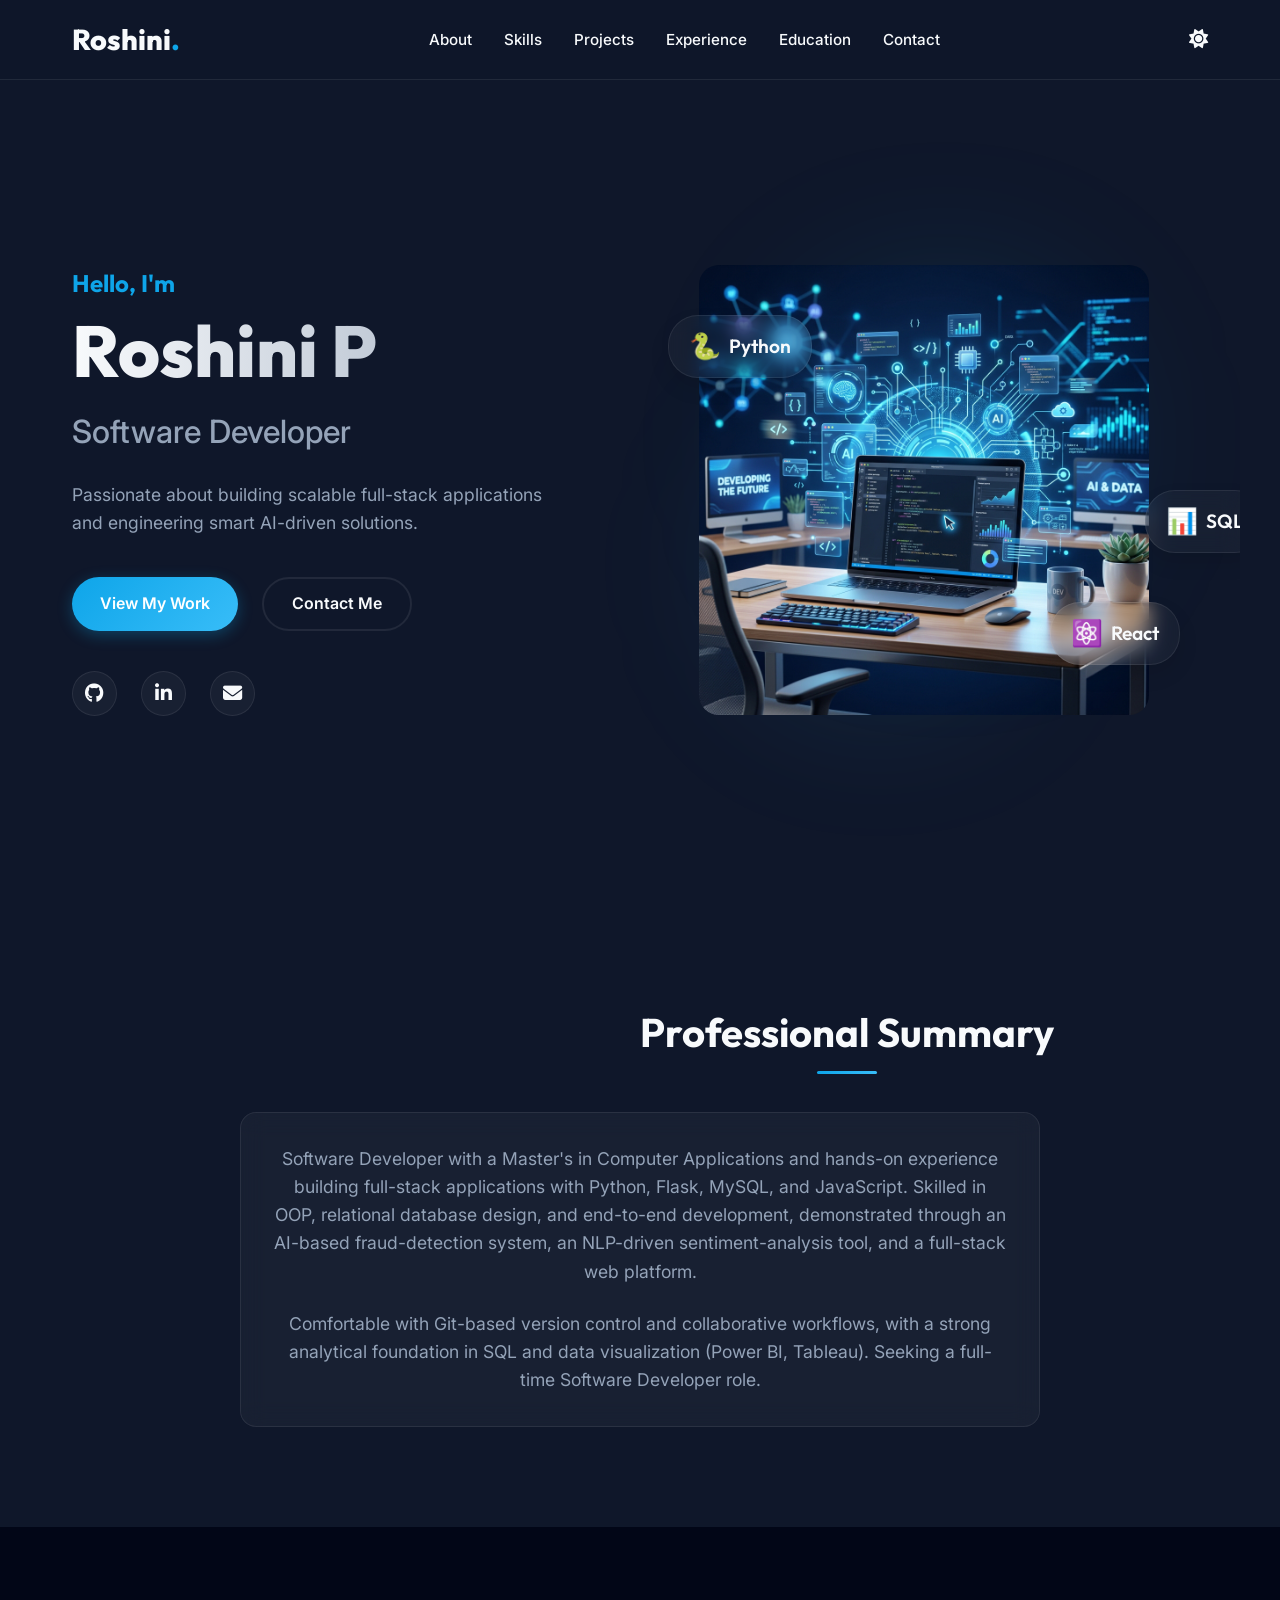
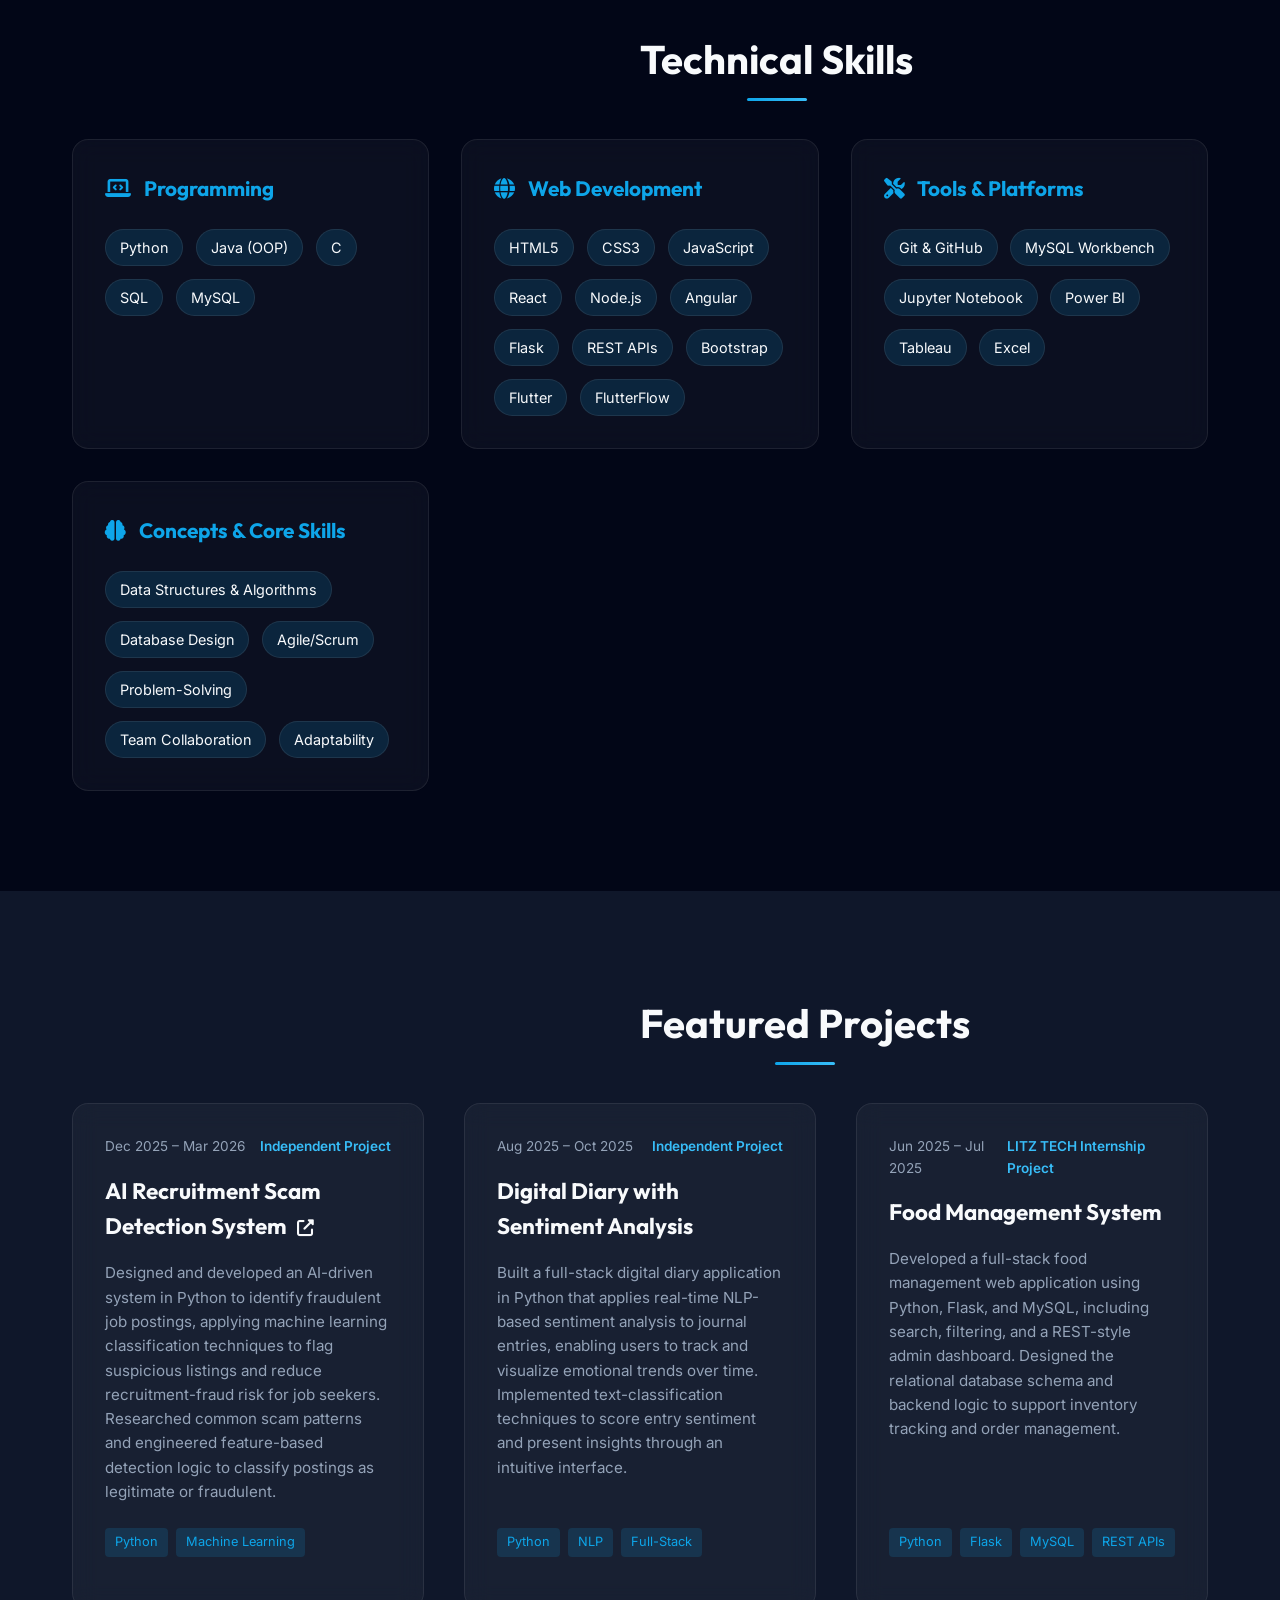
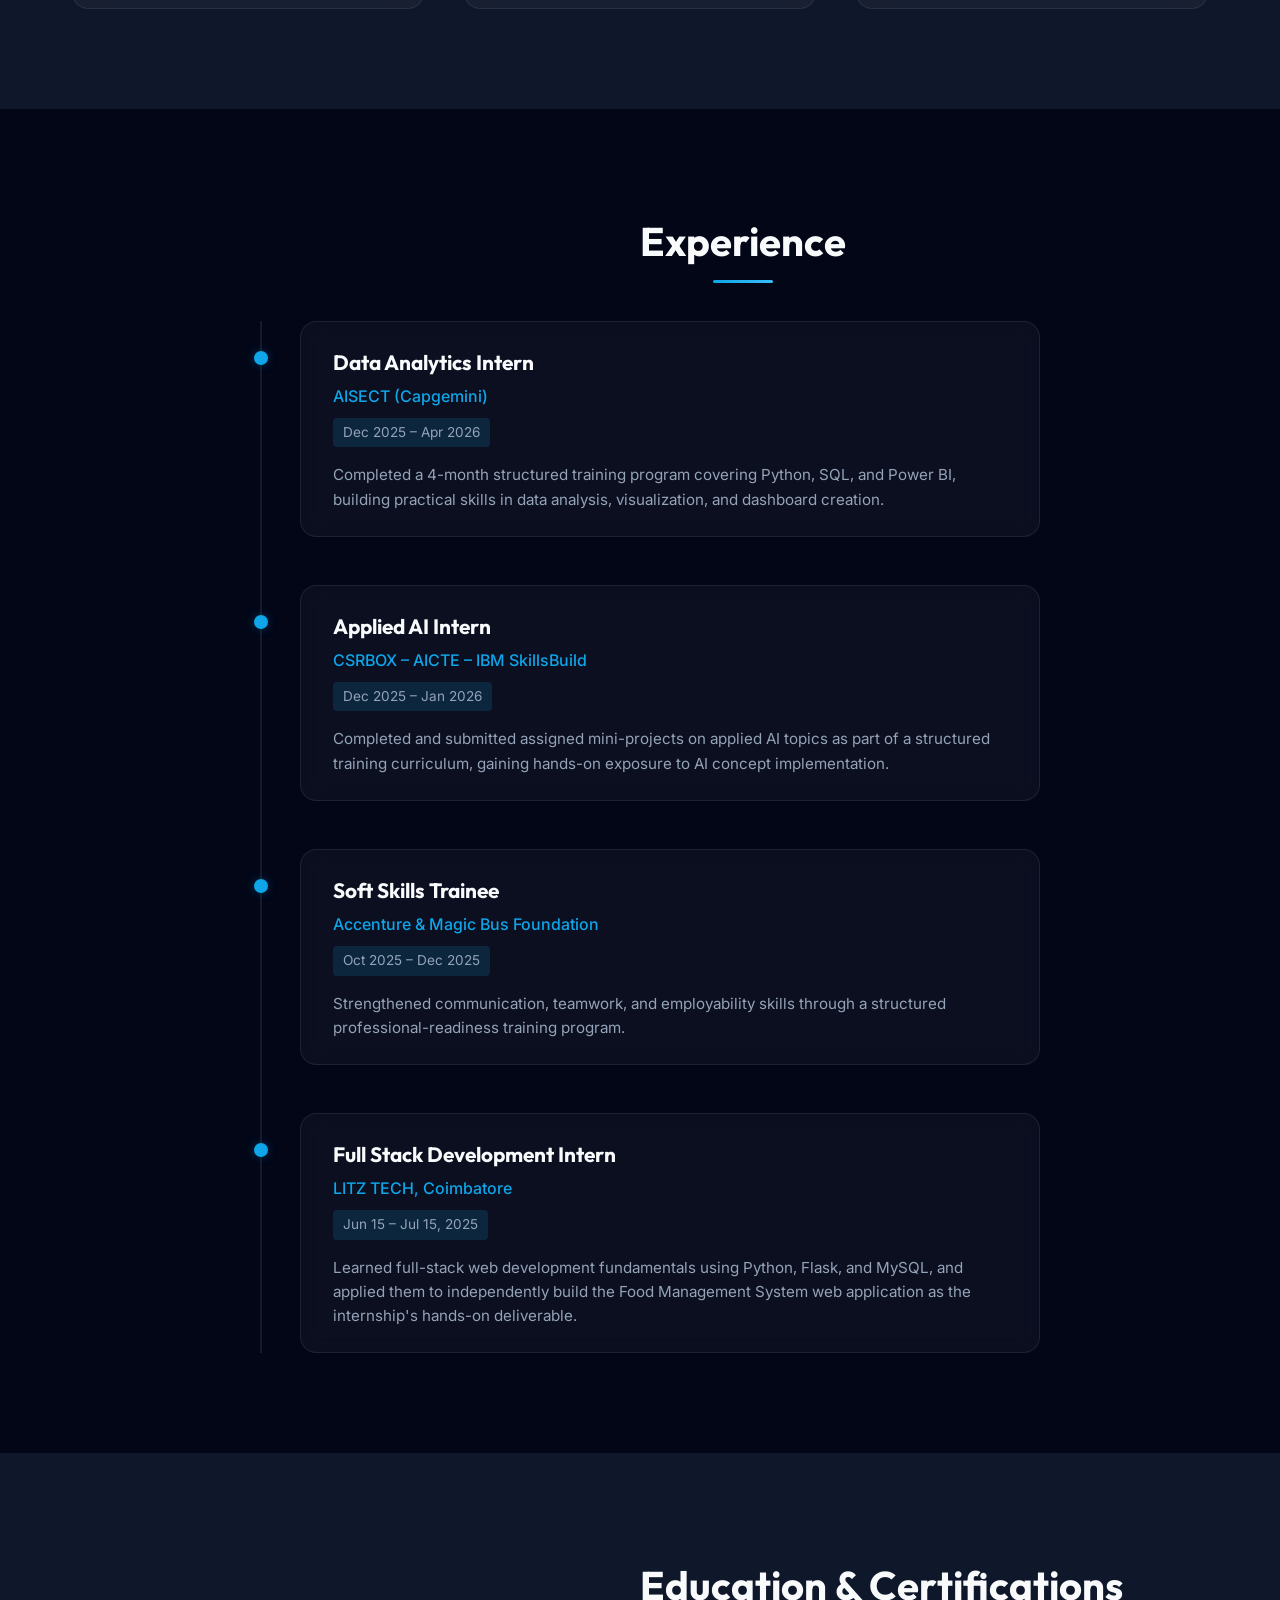
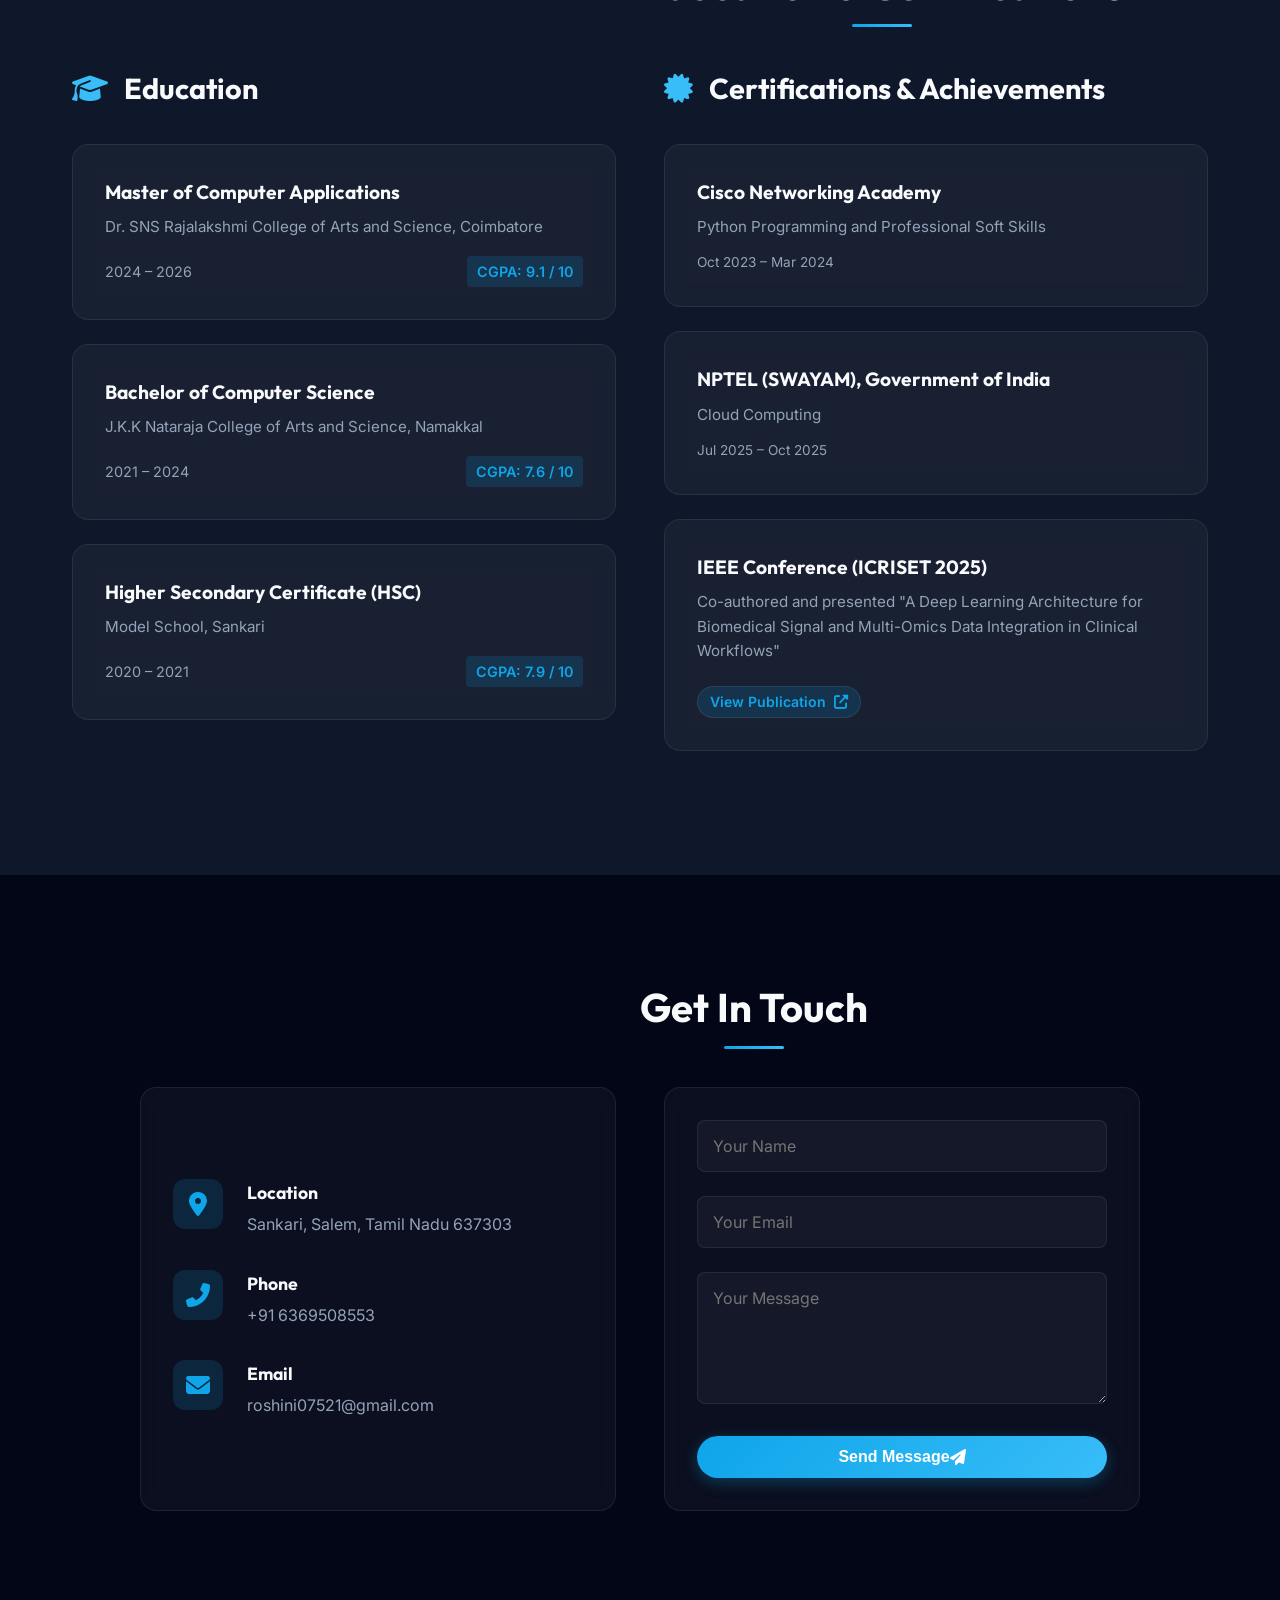
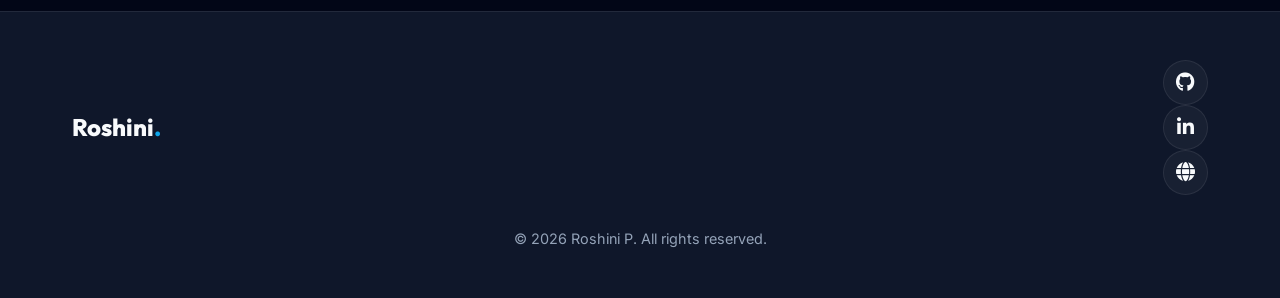
<file: index.html>
<!DOCTYPE html>
<html lang="en">
<head>
    <meta charset="UTF-8">
    <meta name="viewport" content="width=device-width, initial-scale=1.0">
    <title>Roshini P | Software Developer</title>
    <meta name="description" content="Portfolio of Roshini P, a Software Developer skilled in full-stack development, Python, JavaScript, and Machine Learning.">
    <!-- Google Fonts -->
    <link rel="preconnect" href="https://fonts.googleapis.com">
    <link rel="preconnect" href="https://fonts.gstatic.com" crossorigin>
    <link href="https://fonts.googleapis.com/css2?family=Inter:wght@300;400;500;600&family=Outfit:wght@400;600;800&display=swap" rel="stylesheet">
    <!-- FontAwesome for Icons -->
    <link rel="stylesheet" href="https://cdnjs.cloudflare.com/ajax/libs/font-awesome/6.4.0/css/all.min.css">
    <link rel="stylesheet" href="css/style.css">
</head>
<body>

    <!-- Navigation -->
    <nav class="navbar" id="navbar">
        <div class="nav-container">
            <a href="#" class="logo">Roshini<span>.</span></a>
            <ul class="nav-links">
                <li><a href="#about">About</a></li>
                <li><a href="#skills">Skills</a></li>
                <li><a href="#projects">Projects</a></li>
                <li><a href="#experience">Experience</a></li>
                <li><a href="#education">Education</a></li>
                <li><a href="#contact">Contact</a></li>
            </ul>
            <div class="nav-controls">
                <button id="theme-toggle" class="theme-toggle" aria-label="Toggle Theme">
                    <i class="fas fa-sun"></i>
                </button>
                <div class="hamburger">
                    <i class="fas fa-bars"></i>
                </div>
            </div>
        </div>
    </nav>

    <!-- Hero Section -->
    <section class="hero" id="home">
        <div class="hero-content reveal">
            <h2 class="greeting">Hello, I'm</h2>
            <h1 class="name">Roshini P</h1>
            <h3 class="title">Software Developer</h3>
            <p class="hero-summary">
                Passionate about building scalable full-stack applications and engineering smart AI-driven solutions.
            </p>
            <div class="hero-buttons">
                <a href="#projects" class="btn btn-primary">View My Work</a>
                <a href="#contact" class="btn btn-secondary">Contact Me</a>
            </div>
            <div class="social-links">
                <a href="https://github.com/ROSHINI075" target="_blank" rel="noopener noreferrer"><i class="fab fa-github"></i></a>
                <a href="https://linkedin.com/in/roshini-p-575342328" target="_blank" rel="noopener noreferrer"><i class="fab fa-linkedin-in"></i></a>
                <a href="mailto:roshini07521@gmail.com"><i class="fas fa-envelope"></i></a>
            </div>
        </div>
        <div class="hero-visual reveal-right">
            <!-- Abstract decorative elements -->
            <div class="circle circle-1"></div>
            <div class="circle circle-2"></div>
            
            <img src="assets/developer_role.png" alt="Developer Role Illustration" class="hero-image">
            
            <div class="glass-card decorative emoji-float pos-1">
                <span class="emoji-icon">🐍</span>
                <span class="emoji-text">Python</span>
            </div>
            <div class="glass-card decorative emoji-float pos-2">
                <span class="emoji-icon">⚛️</span>
                <span class="emoji-text">React</span>
            </div>
            <div class="glass-card decorative emoji-float pos-3">
                <span class="emoji-icon">📊</span>
                <span class="emoji-text">SQL</span>
            </div>
        </div>
    </section>

    <!-- About Section -->
    <section class="about section" id="about">
        <div class="container">
            <h2 class="section-title reveal">Professional Summary</h2>
            <div class="about-content glass-panel reveal-up">
                <p>
                    Software Developer with a Master's in Computer Applications and hands-on experience building full-stack applications with Python, Flask, MySQL, and JavaScript. 
                    Skilled in OOP, relational database design, and end-to-end development, demonstrated through an AI-based fraud-detection system, an NLP-driven sentiment-analysis tool, and a full-stack web platform. 
                </p>
                <p>
                    Comfortable with Git-based version control and collaborative workflows, with a strong analytical foundation in SQL and data visualization (Power BI, Tableau). Seeking a full-time Software Developer role.
                </p>
            </div>
        </div>
    </section>

    <!-- Skills Section -->
    <section class="skills section bg-darker" id="skills">
        <div class="container">
            <h2 class="section-title reveal">Technical Skills</h2>
            <div class="skills-grid">
                
                <div class="skill-category glass-panel reveal-up" style="--delay: 0.1s">
                    <h3><i class="fas fa-laptop-code"></i> Programming</h3>
                    <div class="skill-tags">
                        <span>Python</span>
                        <span>Java (OOP)</span>
                        <span>C</span>
                        <span>SQL</span>
                        <span>MySQL</span>
                    </div>
                </div>

                <div class="skill-category glass-panel reveal-up" style="--delay: 0.2s">
                    <h3><i class="fas fa-globe"></i> Web Development</h3>
                    <div class="skill-tags">
                        <span>HTML5</span>
                        <span>CSS3</span>
                        <span>JavaScript</span>
                        <span>React</span>
                        <span>Node.js</span>
                        <span>Angular</span>
                        <span>Flask</span>
                        <span>REST APIs</span>
                        <span>Bootstrap</span>
                        <span>Flutter</span>
                        <span>FlutterFlow</span>
                    </div>
                </div>

                <div class="skill-category glass-panel reveal-up" style="--delay: 0.3s">
                    <h3><i class="fas fa-tools"></i> Tools & Platforms</h3>
                    <div class="skill-tags">
                        <span>Git & GitHub</span>
                        <span>MySQL Workbench</span>
                        <span>Jupyter Notebook</span>
                        <span>Power BI</span>
                        <span>Tableau</span>
                        <span>Excel</span>
                    </div>
                </div>

                <div class="skill-category glass-panel reveal-up" style="--delay: 0.4s">
                    <h3><i class="fas fa-brain"></i> Concepts & Core Skills</h3>
                    <div class="skill-tags">
                        <span>Data Structures & Algorithms</span>
                        <span>Database Design</span>
                        <span>Agile/Scrum</span>
                        <span>Problem-Solving</span>
                        <span>Team Collaboration</span>
                        <span>Adaptability</span>
                    </div>
                </div>

            </div>
        </div>
    </section>

    <!-- Projects Section -->
    <section class="projects section" id="projects">
        <div class="container">
            <h2 class="section-title reveal">Featured Projects</h2>
            <div class="projects-grid">
                
                <!-- Project 1 -->
                <div class="project-card glass-panel reveal-up">
                    <div class="project-content">
                        <div class="project-header">
                            <span class="project-date">Dec 2025 – Mar 2026</span>
                            <span class="project-type">Independent Project</span>
                        </div>
                        <h3 class="project-title">
                            <a href="http://127.0.0.1:5000" target="_blank" rel="noopener noreferrer">
                                AI Recruitment Scam Detection System <i class="fas fa-external-link-alt" style="font-size: 0.75em; margin-left: 6px;"></i>
                            </a>
                        </h3>
                        <p class="project-desc">
                            Designed and developed an AI-driven system in Python to identify fraudulent job postings, applying machine learning classification techniques to flag suspicious listings and reduce recruitment-fraud risk for job seekers.
                            Researched common scam patterns and engineered feature-based detection logic to classify postings as legitimate or fraudulent.
                        </p>
                        <div class="project-tech">
                            <span>Python</span>
                            <span>Machine Learning</span>
                        </div>
                    </div>
                </div>

                <!-- Project 2 -->
                <div class="project-card glass-panel reveal-up" style="--delay: 0.1s">
                    <div class="project-content">
                        <div class="project-header">
                            <span class="project-date">Aug 2025 – Oct 2025</span>
                            <span class="project-type">Independent Project</span>
                        </div>
                        <h3 class="project-title">Digital Diary with Sentiment Analysis</h3>
                        <p class="project-desc">
                            Built a full-stack digital diary application in Python that applies real-time NLP-based sentiment analysis to journal entries, enabling users to track and visualize emotional trends over time. 
                            Implemented text-classification techniques to score entry sentiment and present insights through an intuitive interface.
                        </p>
                        <div class="project-tech">
                            <span>Python</span>
                            <span>NLP</span>
                            <span>Full-Stack</span>
                        </div>
                    </div>
                </div>

                <!-- Project 3 -->
                <div class="project-card glass-panel reveal-up" style="--delay: 0.2s">
                    <div class="project-content">
                        <div class="project-header">
                            <span class="project-date">Jun 2025 – Jul 2025</span>
                            <span class="project-type">LITZ TECH Internship Project</span>
                        </div>
                        <h3 class="project-title">Food Management System</h3>
                        <p class="project-desc">
                            Developed a full-stack food management web application using Python, Flask, and MySQL, including search, filtering, and a REST-style admin dashboard. 
                            Designed the relational database schema and backend logic to support inventory tracking and order management.
                        </p>
                        <div class="project-tech">
                            <span>Python</span>
                            <span>Flask</span>
                            <span>MySQL</span>
                            <span>REST APIs</span>
                        </div>
                    </div>
                </div>

            </div>
        </div>
    </section>

    <!-- Experience Section -->
    <section class="experience section bg-darker" id="experience">
        <div class="container">
            <h2 class="section-title reveal">Experience</h2>
            <div class="timeline">
                
                <div class="timeline-item reveal-up">
                    <div class="timeline-dot"></div>
                    <div class="timeline-content glass-panel">
                        <h3 class="timeline-title">Data Analytics Intern</h3>
                        <h4 class="timeline-subtitle">AISECT (Capgemini)</h4>
                        <span class="timeline-date">Dec 2025 – Apr 2026</span>
                        <p>Completed a 4-month structured training program covering Python, SQL, and Power BI, building practical skills in data analysis, visualization, and dashboard creation.</p>
                    </div>
                </div>

                <div class="timeline-item reveal-up">
                    <div class="timeline-dot"></div>
                    <div class="timeline-content glass-panel">
                        <h3 class="timeline-title">Applied AI Intern</h3>
                        <h4 class="timeline-subtitle">CSRBOX – AICTE – IBM SkillsBuild</h4>
                        <span class="timeline-date">Dec 2025 – Jan 2026</span>
                        <p>Completed and submitted assigned mini-projects on applied AI topics as part of a structured training curriculum, gaining hands-on exposure to AI concept implementation.</p>
                    </div>
                </div>

                <div class="timeline-item reveal-up">
                    <div class="timeline-dot"></div>
                    <div class="timeline-content glass-panel">
                        <h3 class="timeline-title">Soft Skills Trainee</h3>
                        <h4 class="timeline-subtitle">Accenture & Magic Bus Foundation</h4>
                        <span class="timeline-date">Oct 2025 – Dec 2025</span>
                        <p>Strengthened communication, teamwork, and employability skills through a structured professional-readiness training program.</p>
                    </div>
                </div>
                
                <div class="timeline-item reveal-up">
                    <div class="timeline-dot"></div>
                    <div class="timeline-content glass-panel">
                        <h3 class="timeline-title">Full Stack Development Intern</h3>
                        <h4 class="timeline-subtitle">LITZ TECH, Coimbatore</h4>
                        <span class="timeline-date">Jun 15 – Jul 15, 2025</span>
                        <p>Learned full-stack web development fundamentals using Python, Flask, and MySQL, and applied them to independently build the Food Management System web application as the internship's hands-on deliverable.</p>
                    </div>
                </div>

            </div>
        </div>
    </section>

    <!-- Education & Certifications Section -->
    <section class="education section" id="education">
        <div class="container">
            <h2 class="section-title reveal">Education & Certifications</h2>
            
            <div class="edu-cert-grid">
                <!-- Education -->
                <div class="edu-column">
                    <h3 class="column-title reveal-up"><i class="fas fa-graduation-cap"></i> Education</h3>
                    
                    <div class="edu-card glass-panel reveal-up" style="--delay: 0.1s">
                        <h4>Master of Computer Applications</h4>
                        <p class="edu-inst">Dr. SNS Rajalakshmi College of Arts and Science, Coimbatore</p>
                        <div class="edu-meta">
                            <span>2024 – 2026</span>
                            <span class="highlight-badge">CGPA: 9.1 / 10</span>
                        </div>
                    </div>

                    <div class="edu-card glass-panel reveal-up" style="--delay: 0.2s">
                        <h4>Bachelor of Computer Science</h4>
                        <p class="edu-inst">J.K.K Nataraja College of Arts and Science, Namakkal</p>
                        <div class="edu-meta">
                            <span>2021 – 2024</span>
                            <span class="highlight-badge">CGPA: 7.6 / 10</span>
                        </div>
                    </div>

                    <div class="edu-card glass-panel reveal-up" style="--delay: 0.3s">
                        <h4>Higher Secondary Certificate (HSC)</h4>
                        <p class="edu-inst">Model School, Sankari</p>
                        <div class="edu-meta">
                            <span>2020 – 2021</span>
                            <span class="highlight-badge">CGPA: 7.9 / 10</span>
                        </div>
                    </div>
                </div>

                <!-- Certifications -->
                <div class="cert-column">
                    <h3 class="column-title reveal-up"><i class="fas fa-certificate"></i> Certifications & Achievements</h3>
                    
                    <div class="cert-card glass-panel reveal-up" style="--delay: 0.1s">
                        <h4>Cisco Networking Academy</h4>
                        <p>Python Programming and Professional Soft Skills</p>
                        <span class="cert-date">Oct 2023 – Mar 2024</span>
                    </div>

                    <div class="cert-card glass-panel reveal-up" style="--delay: 0.2s">
                        <h4>NPTEL (SWAYAM), Government of India</h4>
                        <p>Cloud Computing</p>
                        <span class="cert-date">Jul 2025 – Oct 2025</span>
                    </div>

                    <div class="cert-card glass-panel reveal-up" style="--delay: 0.3s">
                        <h4>IEEE Conference (ICRISET 2025)</h4>
                        <p>Co-authored and presented "A Deep Learning Architecture for Biomedical Signal and Multi-Omics Data Integration in Clinical Workflows"</p>
                        <a href="https://ieeexplore.ieee.org/document/11251705" target="_blank" rel="noopener noreferrer" class="cert-link">View Publication <i class="fas fa-external-link-alt"></i></a>
                    </div>
                </div>
            </div>
        </div>
    </section>

    <!-- Contact Section -->
    <section class="contact section bg-darker" id="contact">
        <div class="container">
            <h2 class="section-title reveal">Get In Touch</h2>
            <div class="contact-wrapper">
                <div class="contact-info glass-panel reveal-up">
                    <div class="contact-item">
                        <div class="icon-box"><i class="fas fa-map-marker-alt"></i></div>
                        <div>
                            <h4>Location</h4>
                            <p>Sankari, Salem, Tamil Nadu 637303</p>
                        </div>
                    </div>
                    <div class="contact-item">
                        <div class="icon-box"><i class="fas fa-phone-alt"></i></div>
                        <div>
                            <h4>Phone</h4>
                            <p>+91 6369508553</p>
                        </div>
                    </div>
                    <div class="contact-item">
                        <div class="icon-box"><i class="fas fa-envelope"></i></div>
                        <div>
                            <h4>Email</h4>
                            <p><a href="mailto:roshini07521@gmail.com">roshini07521@gmail.com</a></p>
                        </div>
                    </div>
                </div>
                
                <div class="contact-form-container glass-panel reveal-up" style="--delay: 0.2s">
                    <form class="contact-form" action="https://formspree.io/f/xnpnqpvy" method="POST">
                        <div class="form-group">
                            <input type="text" name="name" placeholder="Your Name" required>
                        </div>
                        <div class="form-group">
                            <input type="email" name="email" placeholder="Your Email" required>
                        </div>
                        <div class="form-group">
                            <textarea name="message" rows="5" placeholder="Your Message" required></textarea>
                        </div>
                        <button type="submit" class="btn btn-primary w-100">Send Message <i class="fas fa-paper-plane"></i></button>
                    </form>
                </div>
            </div>
        </div>
    </section>

    <!-- Footer -->
    <footer>
        <div class="container">
            <div class="footer-content">
                <div class="footer-logo">Roshini<span>.</span></div>
                <div class="social-links footer-social">
                    <a href="https://github.com/ROSHINI075" target="_blank" rel="noopener noreferrer"><i class="fab fa-github"></i></a>
                    <a href="https://linkedin.com/in/roshini-p-575342328" target="_blank" rel="noopener noreferrer"><i class="fab fa-linkedin-in"></i></a>
                    <a href="https://roshini075.github.io/portfolio" target="_blank" rel="noopener noreferrer"><i class="fas fa-globe"></i></a>
                </div>
            </div>
            <div class="copyright">
                <p>&copy; 2026 Roshini P. All rights reserved.</p>
            </div>
        </div>
    </footer>

    <!-- Scripts -->
    <script src="js/script.js"></script>
</body>
</html>
</file>
<file: css/style.css>
/* =========================================
   CSS Variables & Theme Tokens
   ========================================= */
:root {
    /* Colors - Sky Blue Dark Theme */
    --bg-color: #0f172a;
    --bg-darker: #020617;
    --text-primary: #f8fafc;
    --text-secondary: #94a3b8;
    --primary-color: #0ea5e9;
    --secondary-color: #38bdf8;
    --glass-bg: rgba(255, 255, 255, 0.04);
    --glass-border: rgba(255, 255, 255, 0.08);
    --glass-hover: rgba(255, 255, 255, 0.1);
    
    /* Dynamic Shadows */
    --shadow-primary: rgba(14, 165, 233, 0.3);
    --shadow-primary-hover: rgba(14, 165, 233, 0.5);
    --shadow-primary-light: rgba(14, 165, 233, 0.15);
    --shadow-secondary-light: rgba(56, 189, 248, 0.15);
    
    /* Typography */
    --font-main: 'Inter', sans-serif;
    --font-heading: 'Outfit', sans-serif;
    
    /* Layout */
    --nav-height: 80px;
    --container-width: 1200px;
    
    /* Animations */
    --transition-fast: 0.2s ease;
    --transition-normal: 0.4s ease;
    --transition-slow: 0.8s cubic-bezier(0.16, 1, 0.3, 1);
}

/* Light Theme Variables */
body.light-theme {
    --bg-color: #f0f9ff;
    --bg-darker: #e0f2fe;
    --text-primary: #0f172a;
    --text-secondary: #475569;
    --primary-color: #0284c7;
    --secondary-color: #0ea5e9;
    --glass-bg: rgba(255, 255, 255, 0.7);
    --glass-border: rgba(0, 0, 0, 0.06);
    --glass-hover: rgba(255, 255, 255, 0.9);
    
    --shadow-primary: rgba(2, 132, 199, 0.25);
    --shadow-primary-hover: rgba(2, 132, 199, 0.45);
    --shadow-primary-light: rgba(2, 132, 199, 0.15);
    --shadow-secondary-light: rgba(14, 165, 233, 0.15);
}

/* =========================================
   Reset & Base Styles
   ========================================= */
* {
    margin: 0;
    padding: 0;
    box-sizing: border-box;
}

html {
    scroll-behavior: smooth;
}

body {
    font-family: var(--font-main);
    background-color: var(--bg-color);
    color: var(--text-primary);
    line-height: 1.6;
    overflow-x: hidden;
    transition: background-color var(--transition-normal), color var(--transition-normal);
}

a {
    text-decoration: none;
    color: inherit;
}

ul {
    list-style: none;
}

.container {
    max-width: var(--container-width);
    margin: 0 auto;
    padding: 0 2rem;
}

.section {
    padding: 100px 0;
}

.bg-darker {
    background-color: var(--bg-darker);
    transition: background-color var(--transition-normal);
}

.section-title {
    font-family: var(--font-heading);
    font-size: 2.5rem;
    margin-bottom: 3rem;
    text-align: center;
    position: relative;
    display: inline-block;
    left: 50%;
    transform: translateX(-50%);
}

.section-title::after {
    content: '';
    position: absolute;
    bottom: -10px;
    left: 50%;
    transform: translateX(-50%);
    width: 60px;
    height: 3px;
    background: linear-gradient(90deg, var(--primary-color), var(--secondary-color));
    border-radius: 2px;
}

/* =========================================
   Glassmorphism Utilities
   ========================================= */
.glass-panel {
    background: var(--glass-bg);
    backdrop-filter: blur(12px);
    -webkit-backdrop-filter: blur(12px);
    border: 1px solid var(--glass-border);
    border-radius: 16px;
    padding: 2rem;
    transition: transform var(--transition-normal), background var(--transition-fast), border var(--transition-fast);
}

.glass-panel:hover {
    background: var(--glass-hover);
    transform: translateY(-5px);
}

/* =========================================
   Buttons
   ========================================= */
.btn {
    display: inline-flex;
    align-items: center;
    justify-content: center;
    padding: 12px 28px;
    border-radius: 30px;
    font-weight: 600;
    font-size: 1rem;
    cursor: pointer;
    transition: all var(--transition-fast);
    border: none;
    outline: none;
}

.btn-primary {
    background: linear-gradient(135deg, var(--primary-color), var(--secondary-color));
    color: #fff;
    box-shadow: 0 4px 15px var(--shadow-primary);
}

.btn-primary:hover {
    box-shadow: 0 6px 20px var(--shadow-primary-hover);
    transform: translateY(-2px);
}

.btn-secondary {
    background: transparent;
    color: var(--text-primary);
    border: 2px solid var(--glass-border);
}

.btn-secondary:hover {
    border-color: var(--primary-color);
    color: var(--primary-color);
}

.w-100 {
    width: 100%;
}

/* =========================================
   Navigation
   ========================================= */
.navbar {
    position: fixed;
    top: 0;
    left: 0;
    width: 100%;
    height: var(--nav-height);
    z-index: 1000;
    background: rgba(15, 23, 42, 0.7);
    backdrop-filter: blur(10px);
    -webkit-backdrop-filter: blur(10px);
    border-bottom: 1px solid var(--glass-border);
    transition: all var(--transition-normal);
}

body.light-theme .navbar {
    background: rgba(240, 249, 255, 0.7);
}

.navbar.scrolled {
    height: 70px;
    background: rgba(2, 6, 23, 0.9);
}

body.light-theme .navbar.scrolled {
    background: rgba(224, 242, 254, 0.95);
}

.nav-container {
    max-width: var(--container-width);
    margin: 0 auto;
    padding: 0 2rem;
    display: flex;
    justify-content: space-between;
    align-items: center;
    height: 100%;
}

.logo {
    font-family: var(--font-heading);
    font-size: 1.8rem;
    font-weight: 800;
    color: var(--text-primary);
    transition: transform var(--transition-fast);
}

.logo:hover {
    transform: scale(1.05);
}

.logo span {
    color: var(--primary-color);
    display: inline-block;
    animation: gentle-pulse 2s ease-in-out infinite;
}

@keyframes gentle-pulse {
    0%, 100% { transform: scale(1); opacity: 1; text-shadow: 0 0 5px var(--shadow-primary); }
    50% { transform: scale(1.1); opacity: 0.8; text-shadow: 0 0 15px var(--shadow-primary-hover); }
}

.nav-links {
    display: flex;
    gap: 2rem;
}

.nav-links a {
    font-size: 0.95rem;
    font-weight: 500;
    position: relative;
    padding: 5px 0;
    transition: color var(--transition-fast);
}

.nav-links a::after {
    content: '';
    position: absolute;
    bottom: 0;
    left: 0;
    width: 0;
    height: 2px;
    background: var(--primary-color);
    transition: width var(--transition-normal);
}

.nav-links a:hover,
.nav-links a.active {
    color: var(--primary-color);
}

.nav-links a:hover::after,
.nav-links a.active::after {
    width: 100%;
}

.nav-controls {
    display: flex;
    align-items: center;
    gap: 1.5rem;
}

.theme-toggle {
    background: none;
    border: none;
    color: var(--text-primary);
    font-size: 1.2rem;
    cursor: pointer;
    transition: color var(--transition-fast), transform var(--transition-fast);
    display: flex;
    align-items: center;
    justify-content: center;
}

.theme-toggle:hover {
    color: var(--primary-color);
    transform: rotate(15deg);
}

.hamburger {
    display: none;
    font-size: 1.5rem;
    cursor: pointer;
    color: var(--text-primary);
}

/* =========================================
   Hero Section
   ========================================= */
.hero {
    min-height: 100vh;
    display: flex;
    align-items: center;
    padding-top: var(--nav-height);
    position: relative;
    overflow: hidden;
    max-width: var(--container-width);
    margin: 0 auto;
    padding-left: 2rem;
    padding-right: 2rem;
}

.hero-content {
    flex: 1;
    z-index: 2;
}

.greeting {
    font-family: var(--font-heading);
    font-size: 1.5rem;
    color: var(--primary-color);
    margin-bottom: 0.5rem;
}

.name {
    font-family: var(--font-heading);
    font-size: 4.5rem;
    font-weight: 800;
    line-height: 1.1;
    margin-bottom: 1rem;
    background: linear-gradient(to right, var(--text-primary), var(--text-secondary));
    -webkit-background-clip: text;
    -webkit-text-fill-color: transparent;
}

.title {
    font-size: 2rem;
    color: var(--text-secondary);
    margin-bottom: 1.5rem;
    font-weight: 500;
}

.hero-summary {
    font-size: 1.1rem;
    color: var(--text-secondary);
    max-width: 500px;
    margin-bottom: 2.5rem;
}

.hero-buttons {
    display: flex;
    gap: 1.5rem;
    margin-bottom: 2.5rem;
}

.hero .social-links {
    display: flex;
    gap: 1.5rem;
}

.social-links a {
    display: flex;
    align-items: center;
    justify-content: center;
    width: 45px;
    height: 45px;
    border-radius: 50%;
    background: var(--glass-bg);
    border: 1px solid var(--glass-border);
    font-size: 1.2rem;
    transition: all var(--transition-fast);
}

.social-links a:hover {
    background: var(--primary-color);
    color: #fff;
    transform: translateY(-3px);
    box-shadow: 0 4px 15px var(--shadow-primary);
}

.hero-visual {
    flex: 1;
    position: relative;
    height: 500px;
    display: flex;
    align-items: center;
    justify-content: center;
}

.hero-image {
    width: 100%;
    max-width: 450px;
    height: auto;
    border-radius: 20px;
    z-index: 1;
    position: relative;
    animation: float-img 6s ease-in-out infinite;
}

@keyframes float-img {
    0%, 100% { transform: translateY(0); }
    50% { transform: translateY(-15px); }
}

/* Abstract Decorations */
.circle {
    position: absolute;
    border-radius: 50%;
    filter: blur(80px);
    z-index: 0;
}

.circle-1 {
    width: 300px;
    height: 300px;
    background: var(--shadow-primary-light);
    top: 10%;
    right: 20%;
    animation: float 8s ease-in-out infinite;
}

.circle-2 {
    width: 250px;
    height: 250px;
    background: var(--shadow-secondary-light);
    bottom: 10%;
    left: 20%;
    animation: float 10s ease-in-out infinite reverse;
}

.emoji-float {
    position: absolute;
    z-index: 2;
    display: flex;
    align-items: center;
    gap: 0.5rem;
    padding: 10px 20px;
    font-size: 1.2rem;
    border-radius: 30px;
    animation: float 5s ease-in-out infinite;
    background: var(--glass-bg);
    backdrop-filter: blur(10px);
    border: 1px solid var(--glass-border);
    box-shadow: 0 10px 20px rgba(0,0,0,0.1);
}

.emoji-icon {
    font-size: 1.6rem;
}

.emoji-text {
    font-weight: 600;
    color: var(--text-primary);
    font-family: var(--font-heading);
}

.emoji-float.pos-1 {
    top: 15%;
    left: 5%;
    animation-delay: 0s;
}

.emoji-float.pos-2 {
    bottom: 15%;
    right: 5%;
    animation-delay: 1.5s;
}

.emoji-float.pos-3 {
    top: 50%;
    right: -10%;
    animation-delay: 3s;
}

@keyframes float {
    0%, 100% { transform: translateY(0) rotate(0deg); }
    50% { transform: translateY(-10px) rotate(3deg); }
}

/* =========================================
   About Section
   ========================================= */
.about-content {
    max-width: 800px;
    margin: 0 auto;
    text-align: center;
}

.about-content p {
    margin-bottom: 1.5rem;
    font-size: 1.1rem;
    color: var(--text-secondary);
}

.about-content p:last-child {
    margin-bottom: 0;
}

/* =========================================
   Skills Section
   ========================================= */
.skills-grid {
    display: grid;
    grid-template-columns: repeat(auto-fit, minmax(280px, 1fr));
    gap: 2rem;
}

.skill-category h3 {
    font-family: var(--font-heading);
    margin-bottom: 1.5rem;
    display: flex;
    align-items: center;
    gap: 0.8rem;
    font-size: 1.3rem;
    color: var(--primary-color);
}

.skill-tags {
    display: flex;
    flex-wrap: wrap;
    gap: 0.8rem;
}

.skill-tags span {
    padding: 6px 14px;
    background: var(--shadow-primary-light);
    border: 1px solid var(--glass-border);
    border-radius: 20px;
    font-size: 0.9rem;
    transition: all var(--transition-fast);
}

.skill-tags span:hover {
    background: var(--primary-color);
    color: #fff;
    border-color: var(--primary-color);
}

/* =========================================
   Projects Section
   ========================================= */
.projects-grid {
    display: grid;
    grid-template-columns: repeat(auto-fit, minmax(320px, 1fr));
    gap: 2.5rem;
}

.project-card {
    padding: 0;
    overflow: hidden;
    display: flex;
    flex-direction: column;
}

.project-content {
    padding: 2rem;
    display: flex;
    flex-direction: column;
    height: 100%;
}

.project-header {
    display: flex;
    justify-content: space-between;
    align-items: center;
    margin-bottom: 1rem;
    font-size: 0.85rem;
}

.project-date {
    color: var(--text-secondary);
}

.project-type {
    color: var(--secondary-color);
    font-weight: 600;
}

.project-title {
    font-family: var(--font-heading);
    font-size: 1.4rem;
    margin-bottom: 1rem;
    color: var(--text-primary);
}

.project-title a {
    color: inherit;
    transition: color var(--transition-fast);
}

.project-title a:hover {
    color: var(--primary-color);
}

.project-desc {
    color: var(--text-secondary);
    font-size: 0.95rem;
    margin-bottom: 1.5rem;
    flex-grow: 1;
}

.project-tech {
    display: flex;
    flex-wrap: wrap;
    gap: 0.5rem;
    margin-bottom: 1.2rem;
}

.project-tech span {
    font-size: 0.8rem;
    padding: 4px 10px;
    background: var(--shadow-primary-light);
    color: var(--primary-color);
    border-radius: 4px;
}

.project-links {
    margin-top: auto;
    padding-top: 0.8rem;
    border-top: 1px solid var(--glass-border);
    display: flex;
    align-items: center;
    gap: 0.8rem;
}

.project-link {
    display: inline-flex;
    align-items: center;
    gap: 0.5rem;
    color: var(--primary-color);
    font-size: 0.88rem;
    font-weight: 600;
    padding: 6px 14px;
    border-radius: 20px;
    background: var(--shadow-primary-light);
    border: 1px solid var(--glass-border);
    transition: all var(--transition-fast);
}

.project-link:hover {
    background: var(--primary-color);
    color: #fff;
    border-color: var(--primary-color);
    transform: translateY(-2px);
    box-shadow: 0 4px 12px var(--shadow-primary);
}

/* =========================================
   Experience Timeline
   ========================================= */
.timeline {
    position: relative;
    max-width: 800px;
    margin: 0 auto;
}

.timeline::before {
    content: '';
    position: absolute;
    top: 0;
    left: 20px;
    height: 100%;
    width: 2px;
    background: var(--glass-border);
}

.timeline-item {
    position: relative;
    margin-bottom: 3rem;
    padding-left: 60px;
}

.timeline-item:last-child {
    margin-bottom: 0;
}

.timeline-dot {
    position: absolute;
    left: 14px;
    top: 30px;
    width: 14px;
    height: 14px;
    border-radius: 50%;
    background: var(--primary-color);
    box-shadow: 0 0 10px var(--shadow-primary);
    z-index: 1;
}

.timeline-content {
    padding: 1.5rem 2rem;
}

.timeline-title {
    font-family: var(--font-heading);
    font-size: 1.3rem;
    margin-bottom: 0.3rem;
}

.timeline-subtitle {
    color: var(--primary-color);
    font-size: 1rem;
    margin-bottom: 0.5rem;
    font-weight: 500;
}

.timeline-date {
    display: inline-block;
    padding: 4px 10px;
    background: var(--shadow-primary-light);
    border-radius: 4px;
    font-size: 0.85rem;
    margin-bottom: 1rem;
    color: var(--text-secondary);
}

.timeline-content p {
    color: var(--text-secondary);
    font-size: 0.95rem;
}

/* =========================================
   Education Section
   ========================================= */
.edu-cert-grid {
    display: grid;
    grid-template-columns: 1fr 1fr;
    gap: 3rem;
}

.column-title {
    font-family: var(--font-heading);
    font-size: 1.8rem;
    margin-bottom: 2rem;
    display: flex;
    align-items: center;
    gap: 1rem;
}

.column-title i {
    color: var(--secondary-color);
}

.edu-card, .cert-card {
    margin-bottom: 1.5rem;
}

.edu-card h4, .cert-card h4 {
    font-family: var(--font-heading);
    font-size: 1.2rem;
    margin-bottom: 0.5rem;
}

.edu-inst {
    color: var(--text-secondary);
    margin-bottom: 1rem;
    font-size: 0.95rem;
}

.edu-meta {
    display: flex;
    justify-content: space-between;
    align-items: center;
    font-size: 0.9rem;
    color: var(--text-secondary);
}

.highlight-badge {
    background: var(--shadow-primary-light);
    color: var(--primary-color);
    padding: 4px 10px;
    border-radius: 4px;
    font-weight: 600;
}

.cert-card p {
    color: var(--text-secondary);
    margin-bottom: 0.8rem;
    font-size: 0.95rem;
}

.cert-date {
    font-size: 0.85rem;
    color: var(--text-secondary);
    display: block;
}

.cert-link {
    display: inline-flex;
    align-items: center;
    gap: 0.5rem;
    color: var(--primary-color);
    font-size: 0.88rem;
    font-weight: 600;
    margin-top: 0.6rem;
    padding: 4px 12px;
    border-radius: 20px;
    background: var(--shadow-primary-light);
    border: 1px solid var(--glass-border);
    transition: all var(--transition-fast);
}

.cert-link:hover {
    background: var(--primary-color);
    color: #fff;
    border-color: var(--primary-color);
    transform: translateY(-2px);
    box-shadow: 0 4px 12px var(--shadow-primary);
}

/* =========================================
   Contact Section
   ========================================= */
.contact-wrapper {
    display: grid;
    grid-template-columns: 1fr 1fr;
    gap: 3rem;
    max-width: 1000px;
    margin: 0 auto;
}

.contact-info {
    display: flex;
    flex-direction: column;
    gap: 2rem;
    justify-content: center;
}

.contact-item {
    display: flex;
    align-items: flex-start;
    gap: 1.5rem;
}

.icon-box {
    width: 50px;
    height: 50px;
    background: var(--shadow-primary-light);
    color: var(--primary-color);
    border-radius: 12px;
    display: flex;
    align-items: center;
    justify-content: center;
    font-size: 1.5rem;
    flex-shrink: 0;
}

.contact-item h4 {
    font-family: var(--font-heading);
    margin-bottom: 0.3rem;
    font-size: 1.1rem;
}

.contact-item p {
    color: var(--text-secondary);
}

.contact-item a {
    transition: color var(--transition-fast);
}

.contact-item a:hover {
    color: var(--primary-color);
}

.form-group {
    margin-bottom: 1.5rem;
}

.form-group input,
.form-group textarea {
    width: 100%;
    padding: 15px;
    background: var(--glass-bg);
    border: 1px solid var(--glass-border);
    border-radius: 8px;
    color: var(--text-primary);
    font-family: var(--font-main);
    font-size: 1rem;
    transition: all var(--transition-fast);
    outline: none;
}

.form-group input:focus,
.form-group textarea:focus {
    border-color: var(--primary-color);
    background: var(--glass-hover);
}

/* =========================================
   Footer
   ========================================= */
footer {
    border-top: 1px solid var(--glass-border);
    padding: 3rem 0;
    background: var(--bg-color);
    transition: background-color var(--transition-normal);
}

.footer-content {
    display: flex;
    justify-content: space-between;
    align-items: center;
    margin-bottom: 2rem;
}

.footer-logo {
    font-family: var(--font-heading);
    font-size: 1.5rem;
    font-weight: 800;
}

.footer-logo span {
    color: var(--primary-color);
}

.copyright {
    text-align: center;
    color: var(--text-secondary);
    font-size: 0.9rem;
}

/* =========================================
   Animations & Reveal Classes (Safe Defaults)
   ========================================= */
.reveal,
.reveal-up,
.reveal-right {
    opacity: 1 !important;
    transform: none !important;
    transition: all var(--transition-slow);
}

/* Support for custom delay via inline styles */
[style*="--delay"] {
    transition-delay: var(--delay);
}

/* =========================================
   Responsive Design
   ========================================= */
@media (max-width: 992px) {
    .hero {
        flex-direction: column-reverse;
        text-align: center;
        padding-top: 120px;
    }
    
    .hero-buttons {
        justify-content: center;
    }
    
    .hero .social-links {
        justify-content: center;
    }
    
    .hero-visual {
        height: 350px;
        width: 100%;
        margin-bottom: 2rem;
    }
    
    .emoji-float {
        display: none; /* Hide emojis on tablet/mobile for cleaner look */
    }
    
    .edu-cert-grid {
        grid-template-columns: 1fr;
    }
    
    .contact-wrapper {
        grid-template-columns: 1fr;
    }
}

@media (max-width: 768px) {
    .nav-links {
        position: fixed;
        top: var(--nav-height);
        right: -100%;
        width: 100%;
        height: calc(100vh - var(--nav-height));
        background: var(--bg-darker);
        backdrop-filter: blur(10px);
        flex-direction: column;
        align-items: center;
        justify-content: center;
        transition: right var(--transition-normal);
        z-index: 999;
    }
    
    .nav-links.active {
        right: 0;
    }
    
    .hamburger {
        display: block;
    }
    
    .name {
        font-size: 3rem;
    }
    
    .title {
        font-size: 1.5rem;
    }
    
    .section-title {
        font-size: 2rem;
    }
    
    .timeline::before {
        left: 15px;
    }
    
    .timeline-dot {
        left: 9px;
    }
    
    .timeline-item {
        padding-left: 45px;
    }
    
    .timeline-content {
        padding: 1.2rem;
    }
}

@media (max-width: 480px) {
    .hero-buttons {
        flex-direction: column;
    }
    
    .section {
        padding: 60px 0;
    }
    
    .project-content {
        padding: 1.5rem;
    }
}
</file>
